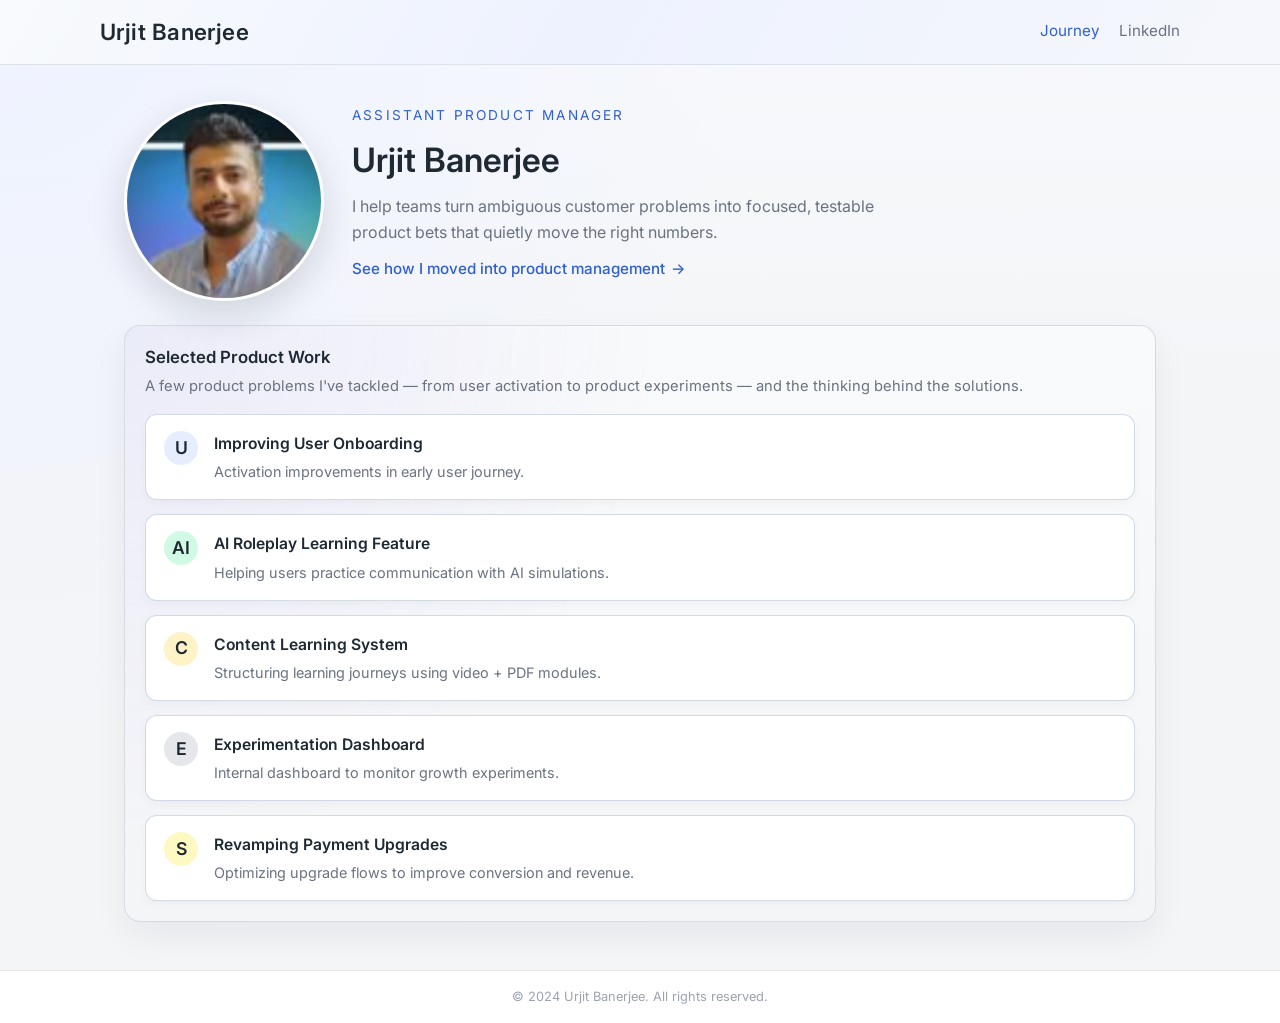
<file: index.html>
<!DOCTYPE html>
<html lang="en">
<head>
  <meta charset="utf-8" />
  <meta name="viewport" content="width=device-width, initial-scale=1.0" />
  <title>Urjit Banerjee</title>
  <link href="https://fonts.googleapis.com/css2?family=Inter:wght@400;500;600;700&display=swap" rel="stylesheet" />
  <style>
    :root {
      --accent: #2f5fd0;
      --bg-soft: #f4f5f7;
      --text-main: #1f2933;
      --text-muted: #6b7280;
      --card-bg: #ffffff;
      --border-subtle: #e5e7eb;
      --max-width: 1080px;
    }

    * {
      box-sizing: border-box;
    }

    body {
      margin: 0;
      padding: 0;
      font-family: 'Inter', system-ui, -apple-system, BlinkMacSystemFont, 'Segoe UI', sans-serif;
      background:
        radial-gradient(circle at 0% 0%, #eef2ff 0%, rgba(238, 242, 255, 0.0) 45%),
        linear-gradient(180deg, #f7f9fc 0%, #f4f5f7 40%, #f4f5f7 100%);
      color: var(--text-main);
      line-height: 1.6;
    }

    a {
      color: inherit;
      text-decoration: none;
    }

    .page-wrapper {
      min-height: 100vh;
      display: flex;
      flex-direction: column;
    }

    .container {
      width: 100%;
      max-width: var(--max-width);
      margin: 0 auto;
      padding: 0 24px;
    }

    /* Sticky minimalist navigation */
    .site-header {
      position: sticky;
      top: 0;
      z-index: 50;
      background: linear-gradient(120deg, #f8fafc 0%, #eef2ff 45%, #f5f7fb 100%);
      backdrop-filter: blur(8px);
      border-bottom: 1px solid rgba(209, 213, 219, 0.6);
    }

    .header-inner {
      display: flex;
      align-items: center;
      justify-content: space-between;
      padding: 14px 0;
    }

    .logo {
      font-size: 1.4rem;
      font-weight: 600;
      letter-spacing: 0.02em;
    }

    .nav {
      display: flex;
      gap: 20px;
      font-size: 0.95rem;
    }

    .nav-link {
      position: relative;
      padding-bottom: 2px;
      color: var(--text-muted);
      transition: color 0.2s ease;
    }

    .nav-link::after {
      content: "";
      position: absolute;
      left: 0;
      bottom: 0;
      width: 0;
      height: 1px;
      background: var(--accent);
      transition: width 0.2s ease;
    }

    .nav-link:hover {
      color: var(--text-main);
    }

    .nav-link:hover::after {
      width: 100%;
    }

    .nav-link--primary {
      color: var(--accent);
    }

    /* Main layout */
    .main {
      flex: 1;
      padding: 0 0 48px;
    }

    /* Hero section */
    .hero {
      padding-top: 36px;
      padding-bottom: 16px;
    }

    .hero-inner {
      display: flex;
      align-items: flex-start;
      gap: 28px;
    }

    .profile-photo-wrapper {
      flex-shrink: 0;
    }

    .profile-photo {
      width: 200px;
      height: 200px;
      border-radius: 50%;
      object-fit: cover;
      box-shadow: 0 14px 35px rgba(15, 23, 42, 0.14);
      border: 3px solid #ffffff;
      background: #e5e7eb;
      display: block;
    }

    .hero-text {
      flex: 1;
      margin-top: 4px;
    }

    .hero-eyebrow {
      font-size: 0.85rem;
      text-transform: uppercase;
      letter-spacing: 0.16em;
      color: var(--accent);
      margin-bottom: 6px;
    }

    .hero-title {
      font-size: 2.1rem;
      font-weight: 600;
      margin: 0 0 8px;
    }

    .hero-subtitle {
      font-size: 1rem;
      color: var(--text-muted);
      max-width: 34rem;
      margin: 0 0 10px;
    }

    .hero-subtitle--mobile {
      display: none;
    }

    .journey-cta-text--mobile {
      display: none;
    }

    /* Journey CTA (text-style) */
    .journey-cta {
      display: inline-flex;
      align-items: center;
      gap: 6px;
      font-size: 0.95rem;
      font-weight: 500;
      color: var(--accent);
      padding-bottom: 2px;
      border-bottom: 1px solid transparent;
      transition: border-color 0.2s ease, transform 0.2s ease;
    }

    .journey-cta span {
      transition: transform 0.2s ease;
    }

    .journey-cta:hover {
      border-color: rgba(47, 95, 208, 0.35);
      transform: translateY(-1px);
    }

    .journey-cta:hover span:last-child {
      transform: translateX(2px);
    }

    /* Selected product work + background info cards */
    .section-heading {
      font-size: 1.05rem;
      font-weight: 600;
      color: var(--text-main);
      margin: 0 0 4px;
    }

    .work-section {
      margin-top: 8px;
      padding: 18px 20px 20px;
      border-radius: 16px;
      background:
        radial-gradient(circle at 0% 0%, rgba(79, 70, 229, 0.08) 0%, rgba(79, 70, 229, 0) 45%),
        linear-gradient(180deg, #f9fafb 0%, #f4f5f7 100%);
      border: 1px solid rgba(209, 213, 219, 0.8);
      box-shadow: 0 14px 35px rgba(15, 23, 42, 0.06);
    }

    .work-section-subtitle {
      font-size: 0.92rem;
      color: var(--text-muted);
      margin: 2px 0 16px;
    }

    .work-section-subtitle--mobile {
      display: none;
    }

    .work-list {
      display: flex;
      flex-direction: column;
      gap: 14px;
      margin-top: 4px;
    }

    .work-item {
      display: flex;
      align-items: flex-start;
      justify-content: space-between;
      gap: 16px;
      padding: 16px 18px;
      border-radius: 12px;
      background: var(--card-bg);
      border: 1px solid rgba(203, 213, 225, 0.85);
      box-shadow: 0 4px 10px rgba(15, 23, 42, 0.03);
      transition:
        box-shadow 0.18s ease,
        transform 0.18s ease,
        border-color 0.18s ease,
        background 0.18s ease;
    }

    .work-item:hover {
      transform: translateY(-2px);
      box-shadow: 0 10px 24px rgba(15, 23, 42, 0.08);
    }

    .work-item-icon {
      flex-shrink: 0;
      width: 34px;
      height: 34px;
      border-radius: 999px;
      display: flex;
      align-items: center;
      justify-content: center;
      font-size: 1.1rem;
      font-weight: 600;
      color: #1f2933;
      background: #e5edff;
    }

    .work-item-icon--teal {
      background: #d1fae5;
    }

    .work-item-icon--amber {
      background: #fef3c7;
    }

    .work-item-icon--slate {
      background: #e5e7eb;
    }

    .work-item-icon--gold {
      background: #fef9c3;
    }

    .work-item-main {
      flex: 1;
    }

    .work-item-top-row {
      display: flex;
      align-items: baseline;
      justify-content: space-between;
      gap: 8px;
    }

    .work-item-title {
      font-size: 0.98rem;
      font-weight: 600;
      margin: 0 0 4px;
      flex: 1;
      min-width: 0;
    }

    .work-item-text {
      margin: 0;
      font-size: 0.9rem;
      color: var(--text-muted);
    }

    /* Hide mobile-only description on desktop. Show/hide is toggled in @media (max-width: 720px) below. */
    .work-item-text--mobile {
      display: none;
    }

    /* Per-tile hover accents matching icon colors */
    .work-item--blue:hover {
      border-color: rgba(59, 130, 246, 0.45);
      background: linear-gradient(120deg, #eff6ff 0%, #e5edff 60%, #ffffff 100%);
    }

    .work-item--teal:hover {
      border-color: rgba(16, 185, 129, 0.45);
      background: linear-gradient(120deg, #ecfdf5 0%, #d1fae5 60%, #ffffff 100%);
    }

    .work-item--amber:hover {
      border-color: rgba(245, 158, 11, 0.45);
      background: linear-gradient(120deg, #fffbeb 0%, #fef3c7 60%, #ffffff 100%);
    }

    .work-item--slate:hover {
      border-color: rgba(107, 114, 128, 0.45);
      background: linear-gradient(120deg, #f9fafb 0%, #e5e7eb 60%, #ffffff 100%);
    }

    .work-item--gold:hover {
      border-color: rgba(234, 179, 8, 0.45);
      background: linear-gradient(120deg, #fefce8 0%, #fef9c3 60%, #ffffff 100%);
    }

    .cards-grid {
      display: grid;
      grid-template-columns: repeat(3, 1fr);
      gap: 20px;
    }

    .info-card {
      display: block;
      background: var(--card-bg);
      border-radius: 12px;
      padding: 24px;
      border: 1px solid rgba(229, 231, 235, 0.9);
      box-shadow: 0 4px 10px rgba(15, 23, 42, 0.03);
      transition: box-shadow 0.18s ease, transform 0.18s ease, border-color 0.18s ease;
    }

    .info-card:hover {
      transform: translateY(-4px);
      box-shadow: 0 14px 35px rgba(15, 23, 42, 0.10);
      border-color: rgba(47, 95, 208, 0.18);
    }

    .info-card-title {
      font-size: 1rem;
      font-weight: 600;
      margin: 0 0 6px;
    }

    .info-card-text {
      font-size: 0.95rem;
      color: var(--text-muted);
      margin: 0;
    }

    /* Footer */
    .site-footer {
      border-top: 1px solid var(--border-subtle);
      background: #ffffff;
    }

    .footer-inner {
      padding: 16px 0;
      text-align: center;
      font-size: 0.8rem;
      color: #9ca3af;
    }

    /* Responsive */
    @media (max-width: 900px) {
      .hero-inner {
        flex-direction: column;
        align-items: flex-start;
      }

      .hero-text {
        width: 100%;
      }
    }

    @media (max-width: 720px) {
      .header-inner {
        flex-direction: column;
        align-items: flex-start;
        gap: 6px;
        padding: 10px 18px 10px;
      }

      .logo {
        font-size: 1.2rem;
      }

      .nav {
        width: 100%;
        justify-content: flex-end;
        flex-wrap: nowrap;
        gap: 12px;
        font-size: 0.85rem;
      }

      .hero {
        padding-top: 36px;
        padding-bottom: 20px;
      }

      .hero-title {
        font-size: 1.5rem;
      }

      .hero-subtitle {
        font-size: 0.95rem;
      }

      .hero-subtitle--desktop {
        display: none;
      }

      .hero-subtitle--mobile {
        display: block;
      }

      .journey-cta-text--desktop {
        display: none;
      }

      .journey-cta-text--mobile {
        display: inline;
      }

      .cards-grid {
        grid-template-columns: 1fr;
      }

      .profile-photo {
        width: 150px;
        height: 150px;
      }

      .work-section {
        padding: 10px 12px 12px;
      }

      .work-section-subtitle {
        margin-bottom: 10px;
      }

      .work-section-subtitle--desktop {
        display: none;
      }

      .work-section-subtitle--mobile {
        display: block;
      }

      .work-list {
        gap: 8px;
        margin-top: 2px;
      }

      .work-item {
        align-items: center;
        padding: 8px 12px;
        gap: 10px;
      }

      .work-item-icon {
        width: 28px;
        height: 28px;
        font-size: 0.95rem;
        flex-shrink: 0;
      }

      /* Mobile card layout: Title (full width) → Description. */
      .work-item-main {
        display: flex;
        flex-direction: column;
        min-width: 0;
        overflow: hidden;
      }

      .work-item-top-row {
        display: contents;
      }

      .work-item-title {
        font-size: 0.95rem;
        order: 1;
        margin-bottom: 0;
        min-width: 0;
        overflow: hidden;
        text-overflow: ellipsis;
        white-space: nowrap;
      }

      .work-item-text--desktop {
        display: none;
      }

      .work-item-text--mobile {
        display: block;
        order: 2;
        margin-top: 2px;
        font-size: 0.875rem;
        overflow: hidden;
        text-overflow: ellipsis;
        white-space: nowrap;
        min-width: 0;
      }
    }
  </style>
</head>
<body>
  <div class="page-wrapper">
    <div id="navbar-placeholder"></div>

    <main class="main">
      <div class="container">
        <!-- Hero -->
        <section class="hero">
          <div class="hero-inner">
            <div class="profile-photo-wrapper">
              <img src="Profile.jpg" alt="Portrait of Urjit Banerjee" class="profile-photo" />
            </div>
            <div class="hero-text">
              <div class="hero-eyebrow">Assistant Product Manager</div>
              <h1 class="hero-title">Urjit Banerjee</h1>
              <!-- Hero subtitle: edit desktop copy below; mobile copy is in the next line (short, ~2 lines on phone). -->
              <p class="hero-subtitle hero-subtitle--desktop">
                I help teams turn ambiguous customer problems into focused, testable product bets that quietly move the right numbers.
              </p>
              <p class="hero-subtitle hero-subtitle--mobile">
                I turn ambiguous customer problems into measurable product bets.
              </p>
              <!-- Journey CTA: edit desktop text in first span; mobile text in second span. -->
              <a href="journey.html" class="journey-cta">
                <span class="journey-cta-text journey-cta-text--desktop">See how I moved into product management</span>
                <span class="journey-cta-text journey-cta-text--mobile">See my journey</span>
                <span>→</span>
              </a>
            </div>
          </div>
        </section>

        <!-- Selected product work -->
        <section class="work-section" aria-labelledby="work-section">
          <h2 id="work-section" class="section-heading">Selected Product Work</h2>
          <!-- Section description: edit desktop copy below (richer); mobile copy in next line (shorter). -->
          <p class="work-section-subtitle work-section-subtitle--desktop">
            A few product problems I&apos;ve tackled — from user activation to product experiments — and the thinking behind the solutions.
          </p>
          <p class="work-section-subtitle work-section-subtitle--mobile">
            Product problems I&apos;ve tackled and how I approached them.
          </p>
          <!-- Selected product work cards: each card has two descriptions.
         - work-item-text--desktop: shown on desktop only (edit for full description).
         - work-item-text--mobile: shown on mobile only (keep short, ~5–7 words). -->
          <div class="work-list">
            <a href="improving-user-onboarding.html" class="work-item work-item--blue">
              <div class="work-item-icon">U</div>
              <div class="work-item-main">
                <div class="work-item-top-row">
                  <h3 class="work-item-title">Improving User Onboarding</h3>
                </div>
                <!-- Desktop description (full). Mobile description below (~5–7 words). -->
                <p class="work-item-text work-item-text--desktop">Activation improvements in early user journey.</p>
                <p class="work-item-text work-item-text--mobile">Early user journey activation.</p>
              </div>
            </a>

            <a href="ai-roleplay-learning-feature.html" class="work-item work-item--teal">
              <div class="work-item-icon work-item-icon--teal">AI</div>
              <div class="work-item-main">
                <div class="work-item-top-row">
                  <h3 class="work-item-title">AI Roleplay Learning Feature</h3>
                </div>
                <!-- Desktop description (full). Mobile description below (~5–7 words). -->
                <p class="work-item-text work-item-text--desktop">Helping users practice communication with AI simulations.</p>
                <p class="work-item-text work-item-text--mobile">AI-powered communication practice.</p>
              </div>
            </a>

            <a href="content-learning-system.html" class="work-item work-item--amber">
              <div class="work-item-icon work-item-icon--amber">C</div>
              <div class="work-item-main">
                <div class="work-item-top-row">
                  <h3 class="work-item-title">Content Learning System</h3>
                </div>
                <!-- Desktop description (full). Mobile description below (~5–7 words). -->
                <p class="work-item-text work-item-text--desktop">Structuring learning journeys using video + PDF modules.</p>
                <p class="work-item-text work-item-text--mobile">Video and PDF learning modules.</p>
              </div>
            </a>

            <a href="experimentation-dashboard.html" class="work-item work-item--slate">
              <div class="work-item-icon work-item-icon--slate">E</div>
              <div class="work-item-main">
                <div class="work-item-top-row">
                  <h3 class="work-item-title">Experimentation Dashboard</h3>
                </div>
                <!-- Desktop description (full). Mobile description below (~5–7 words). -->
                <p class="work-item-text work-item-text--desktop">Internal dashboard to monitor growth experiments.</p>
                <p class="work-item-text work-item-text--mobile">Dashboard for growth experiments.</p>
              </div>
            </a>

            <a href="revamping-payment-upgrades.html" class="work-item work-item--gold">
              <div class="work-item-icon work-item-icon--gold">S</div>
              <div class="work-item-main">
                <div class="work-item-top-row">
                  <h3 class="work-item-title">Revamping Payment Upgrades</h3>
                </div>
                <!-- Desktop description (full). Mobile description below (~5–7 words). -->
                <p class="work-item-text work-item-text--desktop">Optimizing upgrade flows to improve conversion and revenue.</p>
                <p class="work-item-text work-item-text--mobile">Upgrade flows and conversion optimization.</p>
              </div>
            </a>
          </div>
        </section>
      </div>
    </main>

    <footer class="site-footer">
      <div class="container footer-inner">
        <div>© 2024 Urjit Banerjee. All rights reserved.</div>
      </div>
    </footer>
  </div>
  <script src="js/load-navbar.js"></script>
</body>
</html>
</file>
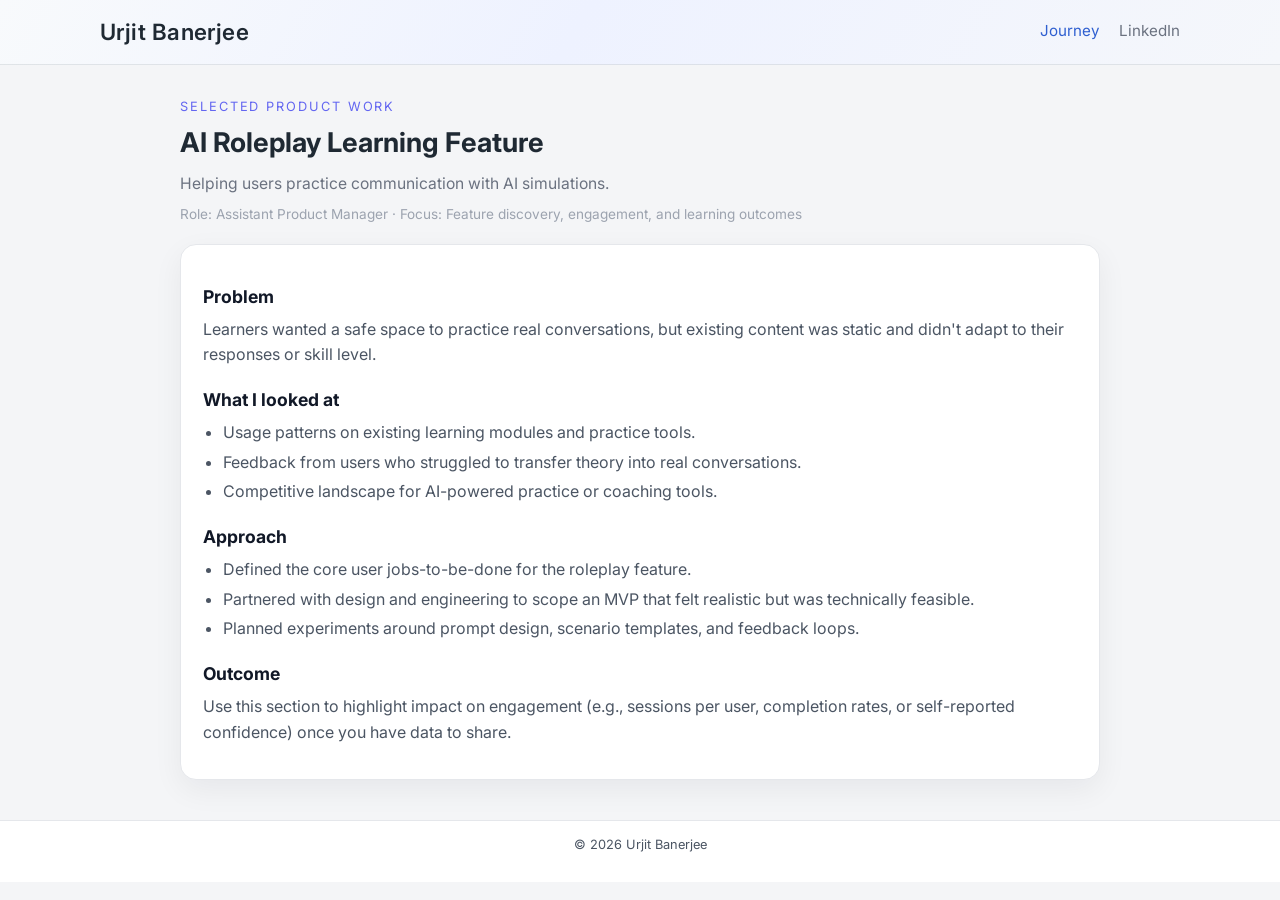
<file: ai-roleplay-learning-feature.html>
<!DOCTYPE html>
<html lang="en">
<head>
  <meta charset="UTF-8">
  <meta name="viewport" content="width=device-width, initial-scale=1.0">
  <title>AI Roleplay Learning Feature | Urjit Banerjee</title>
  <link rel="stylesheet" href="style.css">
</head>
<body>

<div id="navbar-placeholder"></div>

<main>
  <div class="case-header-eyebrow">Selected Product Work</div>
  <h2 class="case-title">AI Roleplay Learning Feature</h2>
  <p class="case-tagline">Helping users practice communication with AI simulations.</p>
  <p class="case-meta">
    Role: Assistant Product Manager · Focus: Feature discovery, engagement, and learning outcomes
  </p>

  <article class="case-layout">
    <h3>Problem</h3>
    <p>
      Learners wanted a safe space to practice real conversations, but existing content was static and
      didn&apos;t adapt to their responses or skill level.
    </p>

    <h3>What I looked at</h3>
    <ul>
      <li>Usage patterns on existing learning modules and practice tools.</li>
      <li>Feedback from users who struggled to transfer theory into real conversations.</li>
      <li>Competitive landscape for AI-powered practice or coaching tools.</li>
    </ul>

    <h3>Approach</h3>
    <ul>
      <li>Defined the core user jobs-to-be-done for the roleplay feature.</li>
      <li>Partnered with design and engineering to scope an MVP that felt realistic but was technically feasible.</li>
      <li>Planned experiments around prompt design, scenario templates, and feedback loops.</li>
    </ul>

    <h3>Outcome</h3>
    <p>
      Use this section to highlight impact on engagement (e.g., sessions per user, completion rates,
      or self-reported confidence) once you have data to share.
    </p>
  </article>
</main>

<footer>
  <p>© 2026 Urjit Banerjee</p>
</footer>

<script src="js/load-navbar.js"></script>
</body>
</html>
</file>
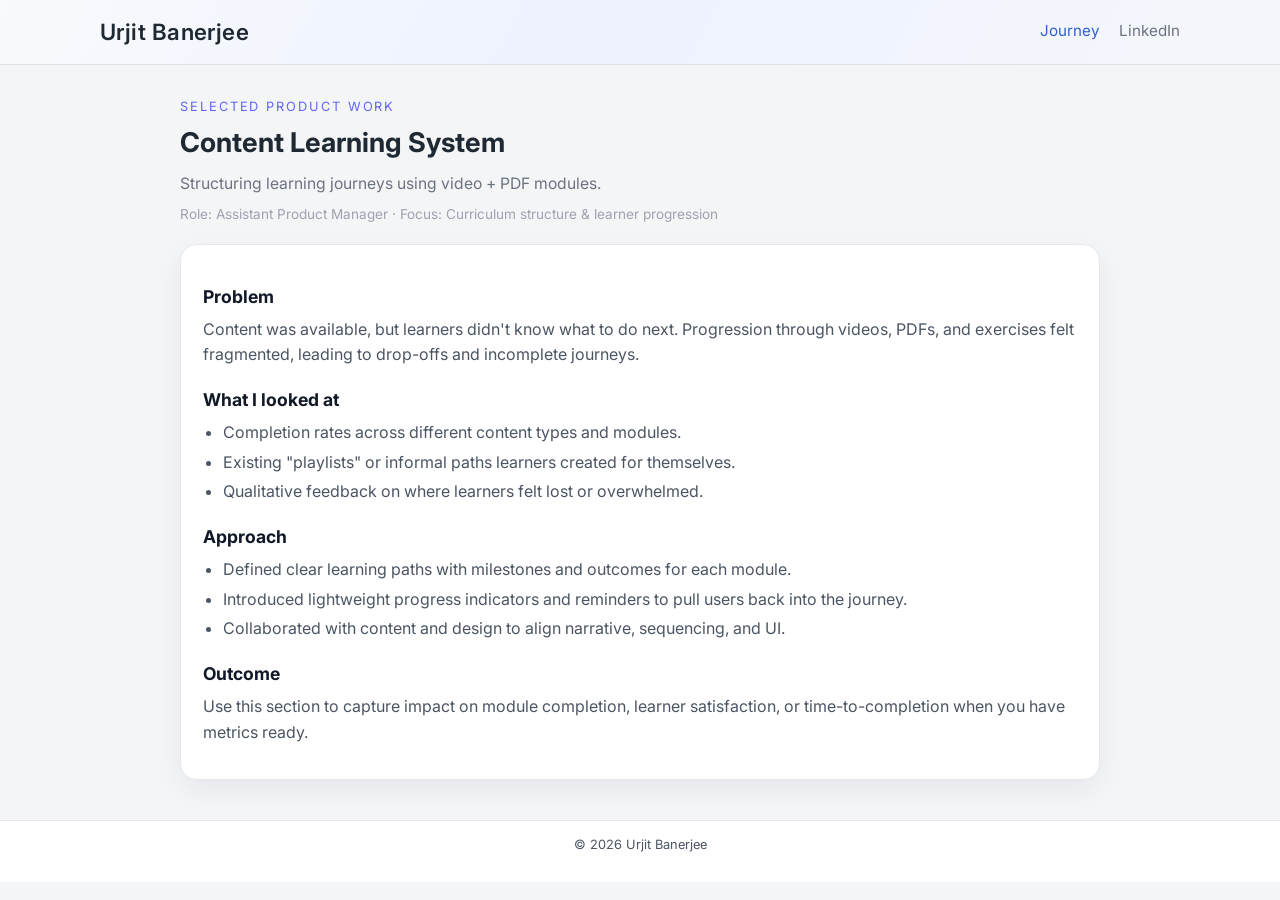
<file: content-learning-system.html>
<!DOCTYPE html>
<html lang="en">
<head>
  <meta charset="UTF-8">
  <meta name="viewport" content="width=device-width, initial-scale=1.0">
  <title>Content Learning System | Urjit Banerjee</title>
  <link rel="stylesheet" href="style.css">
</head>
<body>

<div id="navbar-placeholder"></div>

<main>
  <div class="case-header-eyebrow">Selected Product Work</div>
  <h2 class="case-title">Content Learning System</h2>
  <p class="case-tagline">Structuring learning journeys using video + PDF modules.</p>
  <p class="case-meta">
    Role: Assistant Product Manager · Focus: Curriculum structure & learner progression
  </p>

  <article class="case-layout">
    <h3>Problem</h3>
    <p>
      Content was available, but learners didn&apos;t know what to do next. Progression through videos,
      PDFs, and exercises felt fragmented, leading to drop-offs and incomplete journeys.
    </p>

    <h3>What I looked at</h3>
    <ul>
      <li>Completion rates across different content types and modules.</li>
      <li>Existing &quot;playlists&quot; or informal paths learners created for themselves.</li>
      <li>Qualitative feedback on where learners felt lost or overwhelmed.</li>
    </ul>

    <h3>Approach</h3>
    <ul>
      <li>Defined clear learning paths with milestones and outcomes for each module.</li>
      <li>Introduced lightweight progress indicators and reminders to pull users back into the journey.</li>
      <li>Collaborated with content and design to align narrative, sequencing, and UI.</li>
    </ul>

    <h3>Outcome</h3>
    <p>
      Use this section to capture impact on module completion, learner satisfaction, or time-to-completion
      when you have metrics ready.
    </p>
  </article>
</main>

<footer>
  <p>© 2026 Urjit Banerjee</p>
</footer>

<script src="js/load-navbar.js"></script>
</body>
</html>
</file>
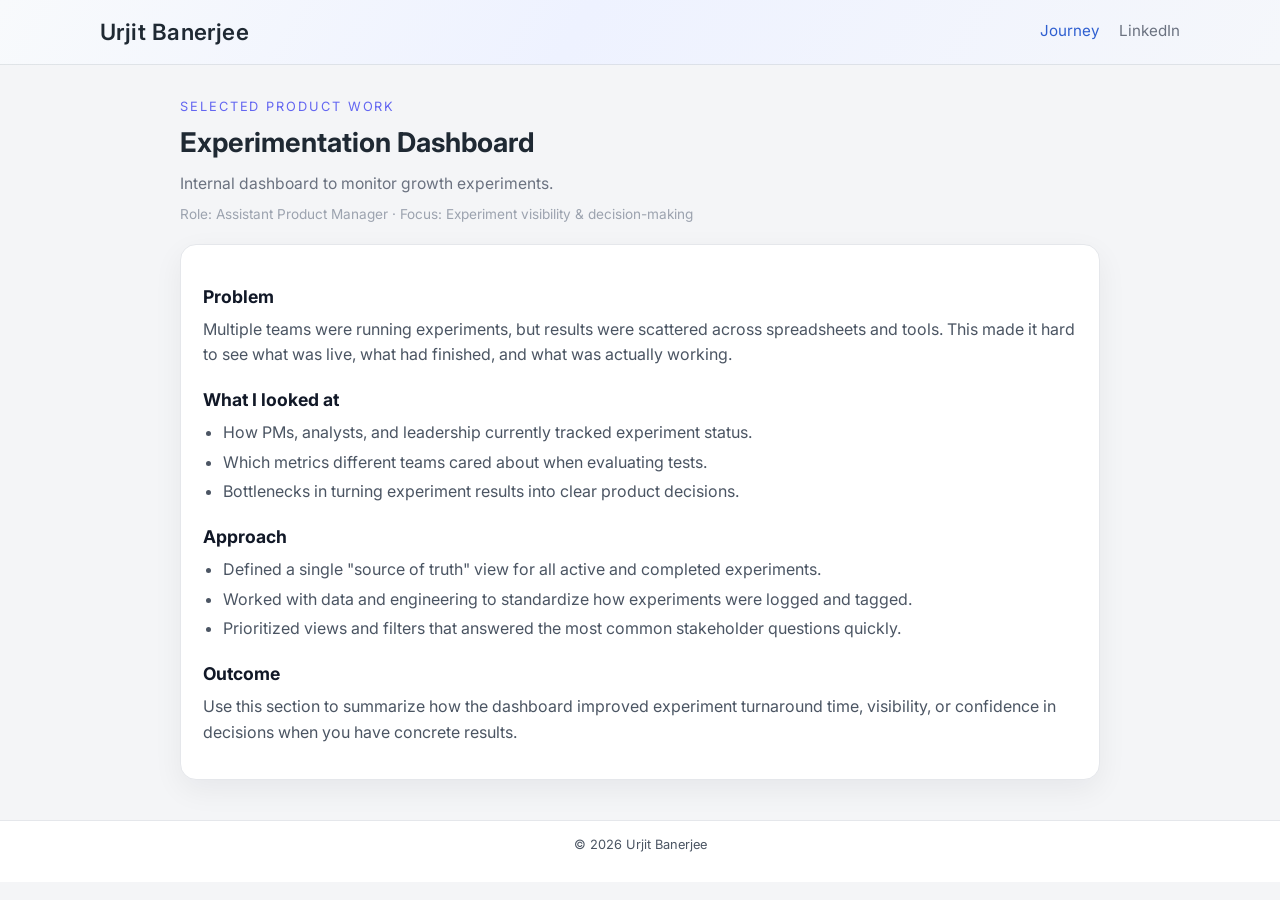
<file: experimentation-dashboard.html>
<!DOCTYPE html>
<html lang="en">
<head>
  <meta charset="UTF-8">
  <meta name="viewport" content="width=device-width, initial-scale=1.0">
  <title>Experimentation Dashboard | Urjit Banerjee</title>
  <link rel="stylesheet" href="style.css">
</head>
<body>

<div id="navbar-placeholder"></div>

<main>
  <div class="case-header-eyebrow">Selected Product Work</div>
  <h2 class="case-title">Experimentation Dashboard</h2>
  <p class="case-tagline">Internal dashboard to monitor growth experiments.</p>
  <p class="case-meta">
    Role: Assistant Product Manager · Focus: Experiment visibility & decision-making
  </p>

  <article class="case-layout">
    <h3>Problem</h3>
    <p>
      Multiple teams were running experiments, but results were scattered across spreadsheets and tools.
      This made it hard to see what was live, what had finished, and what was actually working.
    </p>

    <h3>What I looked at</h3>
    <ul>
      <li>How PMs, analysts, and leadership currently tracked experiment status.</li>
      <li>Which metrics different teams cared about when evaluating tests.</li>
      <li>Bottlenecks in turning experiment results into clear product decisions.</li>
    </ul>

    <h3>Approach</h3>
    <ul>
      <li>Defined a single &quot;source of truth&quot; view for all active and completed experiments.</li>
      <li>Worked with data and engineering to standardize how experiments were logged and tagged.</li>
      <li>Prioritized views and filters that answered the most common stakeholder questions quickly.</li>
    </ul>

    <h3>Outcome</h3>
    <p>
      Use this section to summarize how the dashboard improved experiment turnaround time,
      visibility, or confidence in decisions when you have concrete results.
    </p>
  </article>
</main>

<footer>
  <p>© 2026 Urjit Banerjee</p>
</footer>

<script src="js/load-navbar.js"></script>
</body>
</html>
</file>
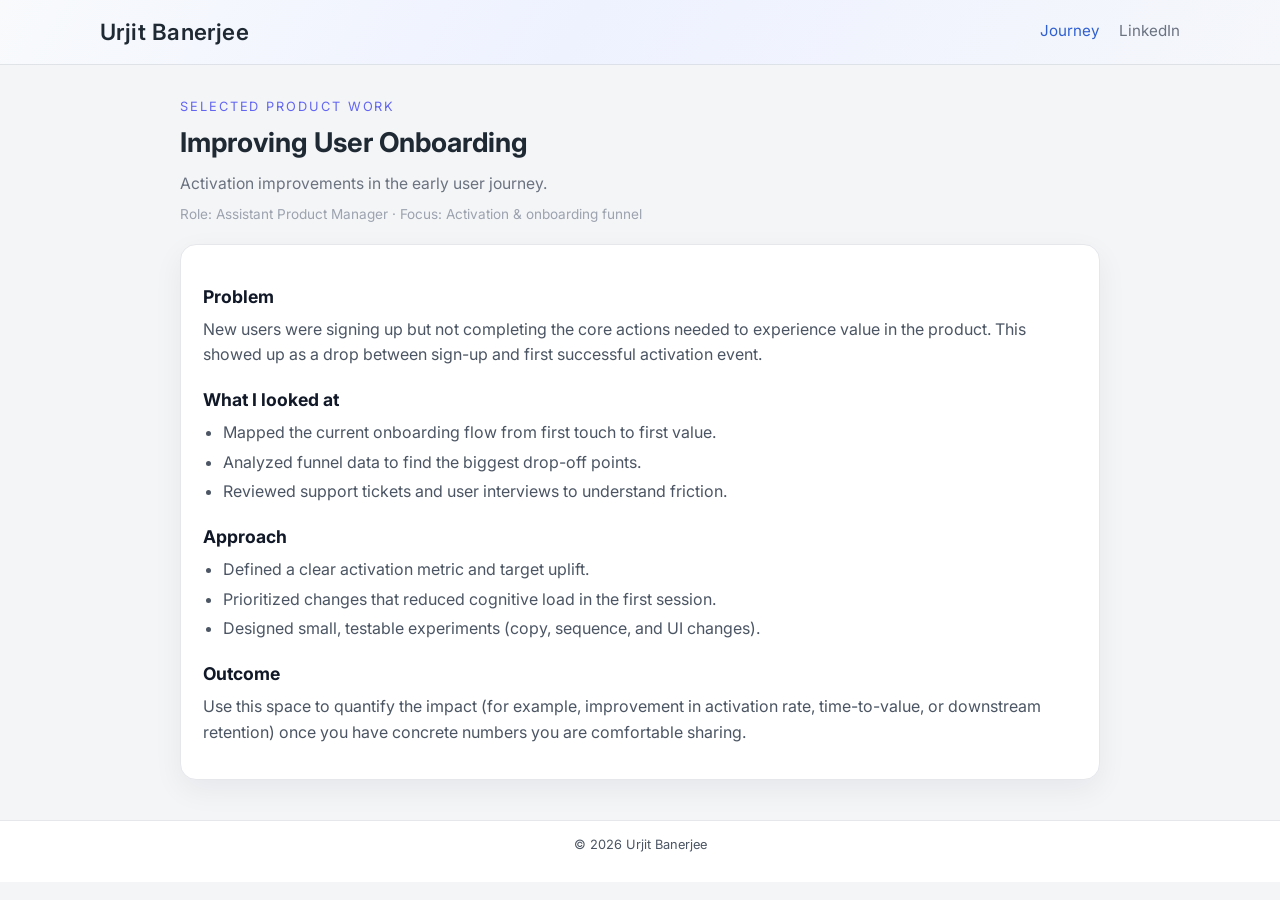
<file: improving-user-onboarding.html>
<!DOCTYPE html>
<html lang="en">
<head>
  <meta charset="UTF-8">
  <meta name="viewport" content="width=device-width, initial-scale=1.0">
  <title>Improving User Onboarding | Urjit Banerjee</title>
  <link rel="stylesheet" href="style.css">
</head>
<body>

<div id="navbar-placeholder"></div>

<main>
  <div class="case-header-eyebrow">Selected Product Work</div>
  <h2 class="case-title">Improving User Onboarding</h2>
  <p class="case-tagline">Activation improvements in the early user journey.</p>
  <p class="case-meta">
    Role: Assistant Product Manager · Focus: Activation & onboarding funnel
  </p>

  <article class="case-layout">
    <h3>Problem</h3>
    <p>
      New users were signing up but not completing the core actions needed to experience value in the product.
      This showed up as a drop between sign-up and first successful activation event.
    </p>

    <h3>What I looked at</h3>
    <ul>
      <li>Mapped the current onboarding flow from first touch to first value.</li>
      <li>Analyzed funnel data to find the biggest drop-off points.</li>
      <li>Reviewed support tickets and user interviews to understand friction.</li>
    </ul>

    <h3>Approach</h3>
    <ul>
      <li>Defined a clear activation metric and target uplift.</li>
      <li>Prioritized changes that reduced cognitive load in the first session.</li>
      <li>Designed small, testable experiments (copy, sequence, and UI changes).</li>
    </ul>

    <h3>Outcome</h3>
    <p>
      Use this space to quantify the impact (for example, improvement in activation rate, time-to-value,
      or downstream retention) once you have concrete numbers you are comfortable sharing.
    </p>
  </article>
</main>

<footer>
  <p>© 2026 Urjit Banerjee</p>
</footer>

<script src="js/load-navbar.js"></script>
</body>
</html>
</file>
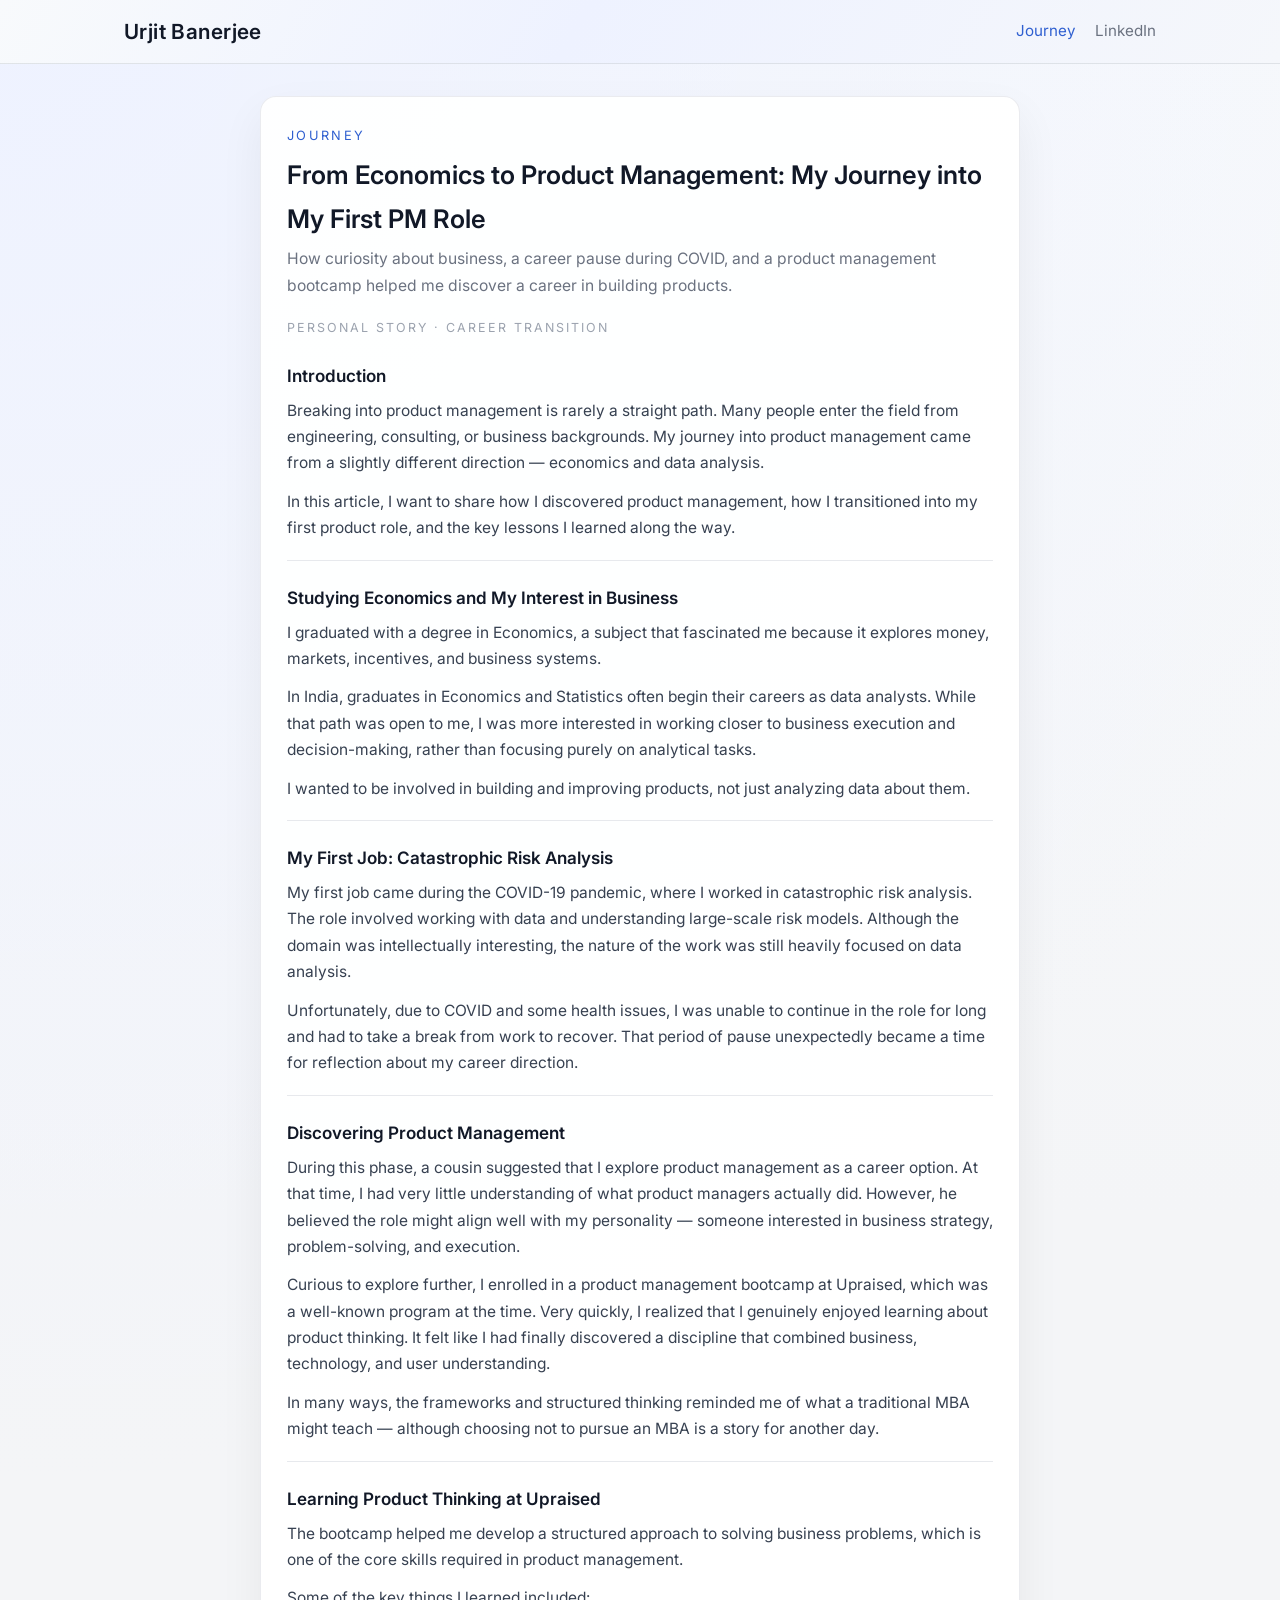
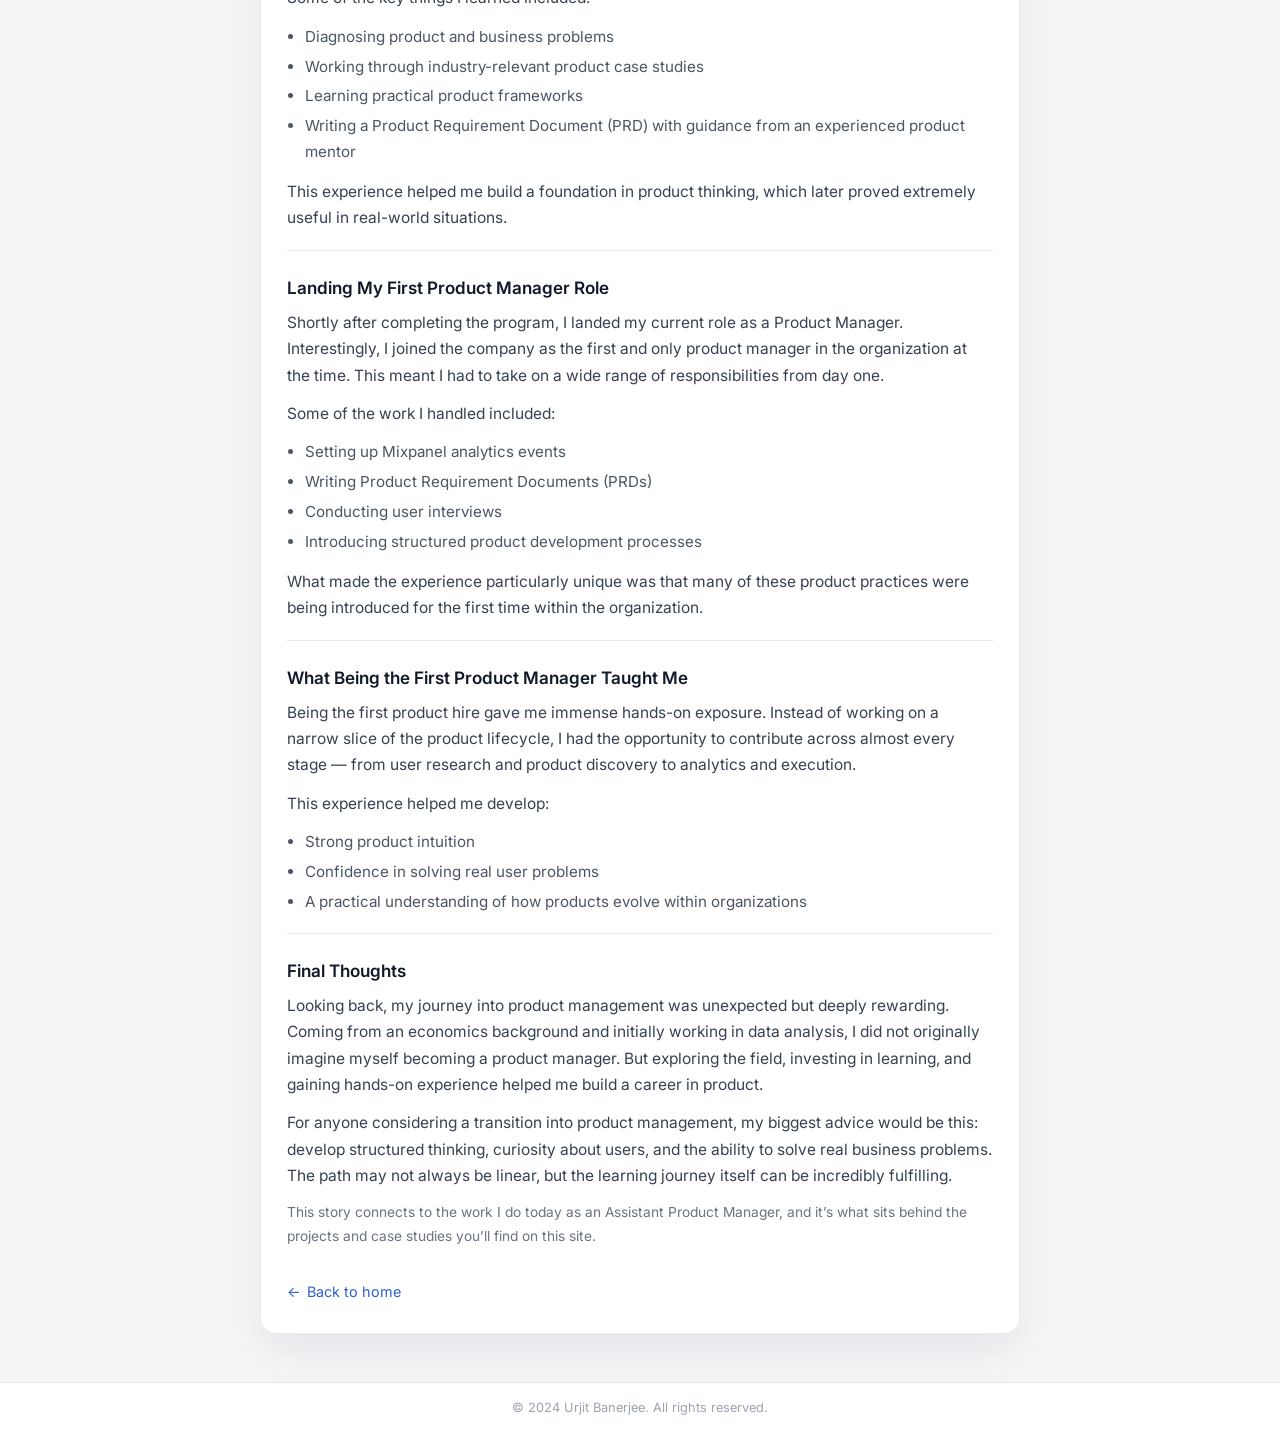
<file: journey.html>
<!DOCTYPE html>
<html lang="en">
<head>
  <meta charset="utf-8" />
  <meta name="viewport" content="width=device-width, initial-scale=1.0" />
  <title>My Journey into Product Management – Urjit Banerjee</title>
  <link href="https://fonts.googleapis.com/css2?family=Inter:wght@400;500;600;700&display=swap" rel="stylesheet" />
  <style>
    :root {
      --accent: #2f5fd0;
      --bg-soft: #f4f5f7;
      --text-main: #111827;
      --text-muted: #6b7280;
      --border-subtle: #e5e7eb;
      --max-width: 760px;
    }

    * {
      box-sizing: border-box;
    }

    body {
      margin: 0;
      padding: 0;
      font-family: 'Inter', system-ui, -apple-system, BlinkMacSystemFont, 'Segoe UI', sans-serif;
      background:
        radial-gradient(circle at 0% 0%, #eef2ff 0%, rgba(238, 242, 255, 0.0) 45%),
        linear-gradient(180deg, #f7f9fc 0%, #f4f5f7 40%, #f4f5f7 100%);
      color: var(--text-main);
      line-height: 1.7;
    }

    a {
      color: inherit;
      text-decoration: none;
    }

    .page-wrapper {
      min-height: 100vh;
      display: flex;
      flex-direction: column;
    }

    .shell {
      width: 100%;
      max-width: 1080px;
      margin: 0 auto;
      padding: 0 24px;
    }

    /* Header matches home */
    .site-header {
      position: sticky;
      top: 0;
      z-index: 50;
      background: linear-gradient(120deg, #f8fafc 0%, #eef2ff 45%, #f5f7fb 100%);
      backdrop-filter: blur(8px);
      border-bottom: 1px solid rgba(209, 213, 219, 0.6);
    }

    .header-inner {
      display: flex;
      align-items: center;
      justify-content: space-between;
      padding: 14px 0;
      max-width: 1080px;
      margin: 0 auto;
    }

    /* Shared navbar component uses .container.header-inner */
    .site-header .container {
      max-width: 1080px;
      margin: 0 auto;
      width: 100%;
      padding: 0 24px;
    }

    .site-header .container.header-inner {
      padding: 14px 24px;
    }

    .logo {
      font-size: 1.3rem;
      font-weight: 600;
      letter-spacing: 0.02em;
    }

    .nav {
      display: flex;
      gap: 20px;
      font-size: 0.95rem;
    }

    .nav-link {
      position: relative;
      padding-bottom: 2px;
      color: var(--text-muted);
      transition: color 0.2s ease;
    }

    .nav-link::after {
      content: "";
      position: absolute;
      left: 0;
      bottom: 0;
      width: 0;
      height: 1px;
      background: var(--accent);
      transition: width 0.2s ease;
    }

    .nav-link:hover {
      color: var(--text-main);
    }

    .nav-link:hover::after {
      width: 100%;
    }

    .nav-link--primary {
      color: var(--accent);
    }

    /* Main article layout */
    .main {
      flex: 1;
      padding: 32px 0 48px;
    }

    .article-wrapper {
      max-width: var(--max-width);
      margin: 0 auto;
      background: rgba(255, 255, 255, 0.92);
      border-radius: 16px;
      border: 1px solid rgba(229, 231, 235, 0.8);
      box-shadow: 0 18px 45px rgba(15, 23, 42, 0.06);
      padding: 28px 26px 28px;
    }

    .article-eyebrow {
      font-size: 0.8rem;
      text-transform: uppercase;
      letter-spacing: 0.18em;
      color: var(--accent);
      margin-bottom: 6px;
    }

    .article-title {
      font-size: 1.6rem;
      font-weight: 600;
      margin: 0 0 6px;
    }

    .article-subtitle {
      font-size: 0.98rem;
      color: var(--text-muted);
      margin: 0 0 18px;
    }

    .article-meta {
      font-size: 0.78rem;
      text-transform: uppercase;
      letter-spacing: 0.16em;
      color: #9ca3af;
      margin-bottom: 18px;
    }

    .article-body h2 {
      font-size: 1.07rem;
      font-weight: 600;
      margin: 22px 0 8px;
    }

    .article-body p {
      margin: 0 0 12px;
      font-size: 0.97rem;
      color: #374151;
    }

    .article-body ul {
      padding-left: 1.15rem;
      margin: 0 0 14px;
    }

    .article-body li {
      margin-bottom: 4px;
      font-size: 0.95rem;
      color: #4b5563;
    }

    .article-divider {
      border: 0;
      border-top: 1px solid rgba(229, 231, 235, 0.9);
      margin: 18px 0 16px;
    }

    .article-footer-note {
      font-size: 0.86rem;
      color: #6b7280;
      margin-top: 10px;
    }

    .back-link {
      display: inline-flex;
      align-items: center;
      gap: 6px;
      font-size: 0.9rem;
      color: var(--accent);
      margin-top: 18px;
    }

    .back-link span:last-child {
      transform: translateX(0);
      transition: transform 0.15s ease;
    }

    .back-link:hover span:last-child {
      transform: translateX(-2px);
    }

    /* Footer */
    .site-footer {
      border-top: 1px solid var(--border-subtle);
      background: #ffffff;
    }

    .footer-inner {
      padding: 14px 20px;
      text-align: center;
      font-size: 0.8rem;
      color: #9ca3af;
    }

    @media (max-width: 720px) {
      .header-inner {
        padding-inline: 16px;
        flex-direction: column;
        align-items: flex-start;
        gap: 6px;
      }

      .site-header .container.header-inner {
        padding: 10px 18px 10px;
      }

      .logo {
        font-size: 1.15rem;
      }

      .nav {
        width: 100%;
        flex-wrap: nowrap;
        justify-content: flex-end;
        column-gap: 12px;
        font-size: 0.85rem;
      }

      .article-wrapper {
        border-radius: 12px;
        padding: 22px 18px 22px;
      }

      .article-title {
        font-size: 1.4rem;
      }
    }
  </style>
</head>
<body>
  <div class="page-wrapper">
    <div id="navbar-placeholder"></div>

    <main class="main">
      <div class="shell">
        <article class="article-wrapper">
          <div class="article-eyebrow">Journey</div>
          <h1 class="article-title">From Economics to Product Management: My Journey into My First PM Role</h1>
          <p class="article-subtitle">
            How curiosity about business, a career pause during COVID, and a product management bootcamp helped me discover a career in building products.
          </p>
          <div class="article-meta">PERSONAL STORY · CAREER TRANSITION</div>

          <div class="article-body">
            <h2>Introduction</h2>
            <p>
              Breaking into product management is rarely a straight path. Many people enter the field from engineering, consulting, or business backgrounds.
              My journey into product management came from a slightly different direction — economics and data analysis.
            </p>
            <p>
              In this article, I want to share how I discovered product management, how I transitioned into my first product role, and the key lessons I learned along the way.
            </p>

            <hr class="article-divider" />

            <h2>Studying Economics and My Interest in Business</h2>
            <p>
              I graduated with a degree in Economics, a subject that fascinated me because it explores money, markets, incentives, and business systems.
            </p>
            <p>
              In India, graduates in Economics and Statistics often begin their careers as data analysts. While that path was open to me, I was more interested in working closer to business execution and decision-making, rather than focusing purely on analytical tasks.
            </p>
            <p>
              I wanted to be involved in building and improving products, not just analyzing data about them.
            </p>

            <hr class="article-divider" />

            <h2>My First Job: Catastrophic Risk Analysis</h2>
            <p>
              My first job came during the COVID-19 pandemic, where I worked in catastrophic risk analysis.
              The role involved working with data and understanding large-scale risk models. Although the domain was intellectually interesting, the nature of the work was still heavily focused on data analysis.
            </p>
            <p>
              Unfortunately, due to COVID and some health issues, I was unable to continue in the role for long and had to take a break from work to recover.
              That period of pause unexpectedly became a time for reflection about my career direction.
            </p>

            <hr class="article-divider" />

            <h2>Discovering Product Management</h2>
            <p>
              During this phase, a cousin suggested that I explore product management as a career option. At that time, I had very little understanding of what product managers actually did.
              However, he believed the role might align well with my personality — someone interested in business strategy, problem-solving, and execution.
            </p>
            <p>
              Curious to explore further, I enrolled in a product management bootcamp at Upraised, which was a well-known program at the time.
              Very quickly, I realized that I genuinely enjoyed learning about product thinking. It felt like I had finally discovered a discipline that combined business, technology, and user understanding.
            </p>
            <p>
              In many ways, the frameworks and structured thinking reminded me of what a traditional MBA might teach — although choosing not to pursue an MBA is a story for another day.
            </p>

            <hr class="article-divider" />

            <h2>Learning Product Thinking at Upraised</h2>
            <p>
              The bootcamp helped me develop a structured approach to solving business problems, which is one of the core skills required in product management.
            </p>
            <p>Some of the key things I learned included:</p>
            <ul>
              <li>Diagnosing product and business problems</li>
              <li>Working through industry-relevant product case studies</li>
              <li>Learning practical product frameworks</li>
              <li>Writing a Product Requirement Document (PRD) with guidance from an experienced product mentor</li>
            </ul>
            <p>
              This experience helped me build a foundation in product thinking, which later proved extremely useful in real-world situations.
            </p>

            <hr class="article-divider" />

            <h2>Landing My First Product Manager Role</h2>
            <p>
              Shortly after completing the program, I landed my current role as a Product Manager.
              Interestingly, I joined the company as the first and only product manager in the organization at the time.
              This meant I had to take on a wide range of responsibilities from day one.
            </p>
            <p>Some of the work I handled included:</p>
            <ul>
              <li>Setting up Mixpanel analytics events</li>
              <li>Writing Product Requirement Documents (PRDs)</li>
              <li>Conducting user interviews</li>
              <li>Introducing structured product development processes</li>
            </ul>
            <p>
              What made the experience particularly unique was that many of these product practices were being introduced for the first time within the organization.
            </p>

            <hr class="article-divider" />

            <h2>What Being the First Product Manager Taught Me</h2>
            <p>
              Being the first product hire gave me immense hands-on exposure.
              Instead of working on a narrow slice of the product lifecycle, I had the opportunity to contribute across almost every stage — from user research and product discovery to analytics and execution.
            </p>
            <p>
              This experience helped me develop:
            </p>
            <ul>
              <li>Strong product intuition</li>
              <li>Confidence in solving real user problems</li>
              <li>A practical understanding of how products evolve within organizations</li>
            </ul>

            <hr class="article-divider" />

            <h2>Final Thoughts</h2>
            <p>
              Looking back, my journey into product management was unexpected but deeply rewarding.
              Coming from an economics background and initially working in data analysis, I did not originally imagine myself becoming a product manager.
              But exploring the field, investing in learning, and gaining hands-on experience helped me build a career in product.
            </p>
            <p>
              For anyone considering a transition into product management, my biggest advice would be this:
              develop structured thinking, curiosity about users, and the ability to solve real business problems.
              The path may not always be linear, but the learning journey itself can be incredibly fulfilling.
            </p>
          </div>

          <p class="article-footer-note">
            This story connects to the work I do today as an Assistant Product Manager, and it’s what sits behind the projects and case studies you’ll find on this site.
          </p>

          <a href="index.html" class="back-link">
            <span>←</span>
            <span>Back to home</span>
          </a>
        </article>
      </div>
    </main>

    <footer class="site-footer">
      <div class="footer-inner">
        <div>© 2024 Urjit Banerjee. All rights reserved.</div>
      </div>
    </footer>
  </div>
  <script src="js/load-navbar.js"></script>
</body>
</html>
</file>
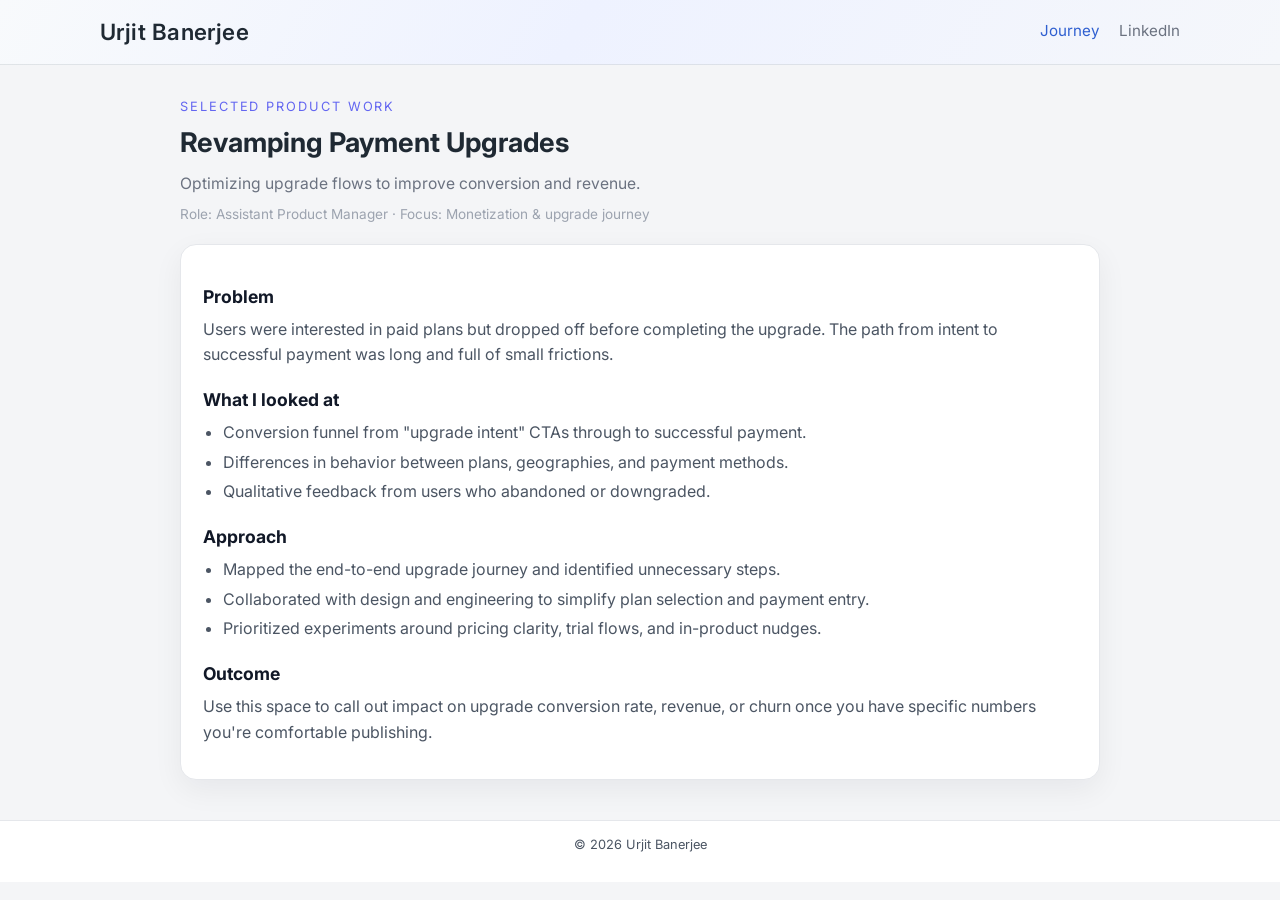
<file: revamping-payment-upgrades.html>
<!DOCTYPE html>
<html lang="en">
<head>
  <meta charset="UTF-8">
  <meta name="viewport" content="width=device-width, initial-scale=1.0">
  <title>Revamping Payment Upgrades | Urjit Banerjee</title>
  <link rel="stylesheet" href="style.css">
</head>
<body>

<div id="navbar-placeholder"></div>

<main>
  <div class="case-header-eyebrow">Selected Product Work</div>
  <h2 class="case-title">Revamping Payment Upgrades</h2>
  <p class="case-tagline">Optimizing upgrade flows to improve conversion and revenue.</p>
  <p class="case-meta">
    Role: Assistant Product Manager · Focus: Monetization & upgrade journey
  </p>

  <article class="case-layout">
    <h3>Problem</h3>
    <p>
      Users were interested in paid plans but dropped off before completing the upgrade.
      The path from intent to successful payment was long and full of small frictions.
    </p>

    <h3>What I looked at</h3>
    <ul>
      <li>Conversion funnel from &quot;upgrade intent&quot; CTAs through to successful payment.</li>
      <li>Differences in behavior between plans, geographies, and payment methods.</li>
      <li>Qualitative feedback from users who abandoned or downgraded.</li>
    </ul>

    <h3>Approach</h3>
    <ul>
      <li>Mapped the end-to-end upgrade journey and identified unnecessary steps.</li>
      <li>Collaborated with design and engineering to simplify plan selection and payment entry.</li>
      <li>Prioritized experiments around pricing clarity, trial flows, and in-product nudges.</li>
    </ul>

    <h3>Outcome</h3>
    <p>
      Use this space to call out impact on upgrade conversion rate, revenue, or churn once you have
      specific numbers you&apos;re comfortable publishing.
    </p>
  </article>
</main>

<footer>
  <p>© 2026 Urjit Banerjee</p>
</footer>

<script src="js/load-navbar.js"></script>
</body>
</html>
</file>
<file: style.css>
@import url('https://fonts.googleapis.com/css2?family=Inter:wght@400;500;600;700&display=swap');

* {
  box-sizing: border-box;
}

body {
  margin: 0;
  font-family: 'Inter', system-ui, -apple-system, BlinkMacSystemFont, 'Segoe UI', sans-serif;
  background: #f4f5f7;
  color: #1f2933;
  line-height: 1.6;
}

a {
  color: inherit;
  text-decoration: none;
}

header {
  position: sticky;
  top: 0;
  z-index: 50;
  background: linear-gradient(120deg, #f8fafc 0%, #eef2ff 45%, #f5f7fb 100%);
  backdrop-filter: blur(8px);
  border-bottom: 1px solid rgba(209, 213, 219, 0.6);
}

.header-content {
  max-width: 1080px;
  margin: 0 auto;
  padding: 16px 24px;
  display: flex;
  align-items: center;
  justify-content: space-between;
}

.header-content h1 {
  font-size: 1.4rem;
  font-weight: 600;
  margin: 0;
}

nav ul {
  display: flex;
  gap: 18px;
  margin: 0;
  padding: 0;
  list-style: none;
  font-size: 0.95rem;
}

nav a {
  position: relative;
  color: #6b7280;
  padding-bottom: 2px;
}

nav a::after {
  content: "";
  position: absolute;
  left: 0;
  bottom: 0;
  width: 0;
  height: 1px;
  background: #2f5fd0;
  transition: width 0.2s ease;
}

nav a:hover {
  color: #111827;
}

nav a:hover::after {
  width: 100%;
}

/* Shared navbar component (loaded via js/load-navbar.js) — same look as homepage */
.site-header {
  position: sticky;
  top: 0;
  z-index: 50;
  background: linear-gradient(120deg, #f8fafc 0%, #eef2ff 45%, #f5f7fb 100%);
  backdrop-filter: blur(8px);
  border-bottom: 1px solid rgba(209, 213, 219, 0.6);
}

.site-header .container {
  width: 100%;
  max-width: 1080px;
  margin: 0 auto;
  padding: 0 24px;
}

.site-header .header-inner {
  display: flex;
  align-items: center;
  justify-content: space-between;
  padding: 14px 0;
}

.site-header .logo {
  font-size: 1.4rem;
  font-weight: 600;
  letter-spacing: 0.02em;
}

.site-header .nav {
  display: flex;
  gap: 20px;
  font-size: 0.95rem;
}

.site-header .nav-link {
  position: relative;
  padding-bottom: 2px;
  color: #6b7280;
  transition: color 0.2s ease;
}

.site-header .nav-link::after {
  content: "";
  position: absolute;
  left: 0;
  bottom: 0;
  width: 0;
  height: 1px;
  background: #2f5fd0;
  transition: width 0.2s ease;
}

.site-header .nav-link:hover {
  color: #111827;
}

.site-header .nav-link:hover::after {
  width: 100%;
}

.site-header .nav-link--primary {
  color: #2f5fd0;
}

@media (max-width: 720px) {
  .site-header .header-inner {
    flex-direction: column;
    align-items: flex-start;
    gap: 6px;
    padding: 10px 18px 10px;
  }

  .site-header .logo {
    font-size: 1.2rem;
  }

  .site-header .nav {
    width: 100%;
    justify-content: flex-end;
    flex-wrap: nowrap;
    gap: 12px;
    font-size: 0.85rem;
  }
}

main {
  max-width: 960px;
  margin: 32px auto 40px;
  padding: 0 20px;
}

h2 {
  font-size: 1.5rem;
  margin-bottom: 8px;
}

p {
  margin: 0 0 12px;
  color: #4b5563;
}

/* Tiles grid (case studies index) */
.tiles {
  display: grid;
  grid-template-columns: repeat(auto-fit, minmax(260px, 1fr));
  gap: 20px;
  margin-top: 20px;
}

.tile {
  display: block;
  background: #ffffff;
  border-radius: 12px;
  padding: 16px;
  border: 1px solid #e5e7eb;
  box-shadow: 0 4px 10px rgba(15, 23, 42, 0.03);
  transition:
    box-shadow 0.18s ease,
    transform 0.18s ease,
    border-color 0.18s ease;
}

.tile img {
  width: 100%;
  height: 150px;
  object-fit: cover;
  border-radius: 8px;
  margin-bottom: 10px;
}

.tile h3 {
  font-size: 1rem;
  margin: 0 0 6px;
  color: #111827;
}

.tile p {
  font-size: 0.9rem;
  margin: 0;
}

.tile:hover {
  transform: translateY(-4px);
  box-shadow: 0 14px 35px rgba(15, 23, 42, 0.1);
  border-color: rgba(47, 95, 208, 0.2);
}

/* Case / article detail pages */
.case-header-eyebrow {
  font-size: 0.8rem;
  text-transform: uppercase;
  letter-spacing: 0.15em;
  color: #6366f1;
  margin-bottom: 4px;
}

.case-title {
  font-size: 1.7rem;
  margin: 0 0 6px;
}

.case-tagline {
  font-size: 0.98rem;
  color: #6b7280;
  margin-bottom: 8px;
}

.case-meta {
  font-size: 0.85rem;
  color: #9ca3af;
  margin-bottom: 18px;
}

.case-layout {
  background: #ffffff;
  border-radius: 16px;
  padding: 20px 22px 22px;
  border: 1px solid #e5e7eb;
  box-shadow: 0 10px 30px rgba(15, 23, 42, 0.06);
}

.case-layout h3 {
  font-size: 1.1rem;
  margin-top: 18px;
  margin-bottom: 6px;
  color: #111827;
}

.case-layout ul {
  padding-left: 20px;
  margin: 0 0 12px;
  color: #4b5563;
}

.case-layout li {
  margin-bottom: 4px;
}

footer {
  border-top: 1px solid #e5e7eb;
  background: #ffffff;
  text-align: center;
  padding: 14px 20px;
  font-size: 0.8rem;
  color: #9ca3af;
}

@media (max-width: 720px) {
  .header-content {
    flex-direction: column;
    align-items: flex-start;
    gap: 6px;
    padding: 10px 16px 10px;
  }

  .header-content h1 {
    font-size: 1.2rem;
  }

  nav ul {
    width: 100%;
    flex-wrap: nowrap;
    justify-content: flex-end;
    column-gap: 12px;
    font-size: 0.85rem;
  }

  main {
    margin: 24px auto 32px;
    padding: 0 16px;
  }

  .tiles {
    gap: 14px;
    margin-top: 16px;
  }

  .tile {
    padding: 12px;
    border-radius: 10px;
  }

  .tile img {
    height: 120px;
    margin-bottom: 8px;
  }

  .tile h3 {
    font-size: 0.96rem;
    margin-bottom: 4px;
  }

  .tile p {
    font-size: 0.85rem;
  }
}
</file>
